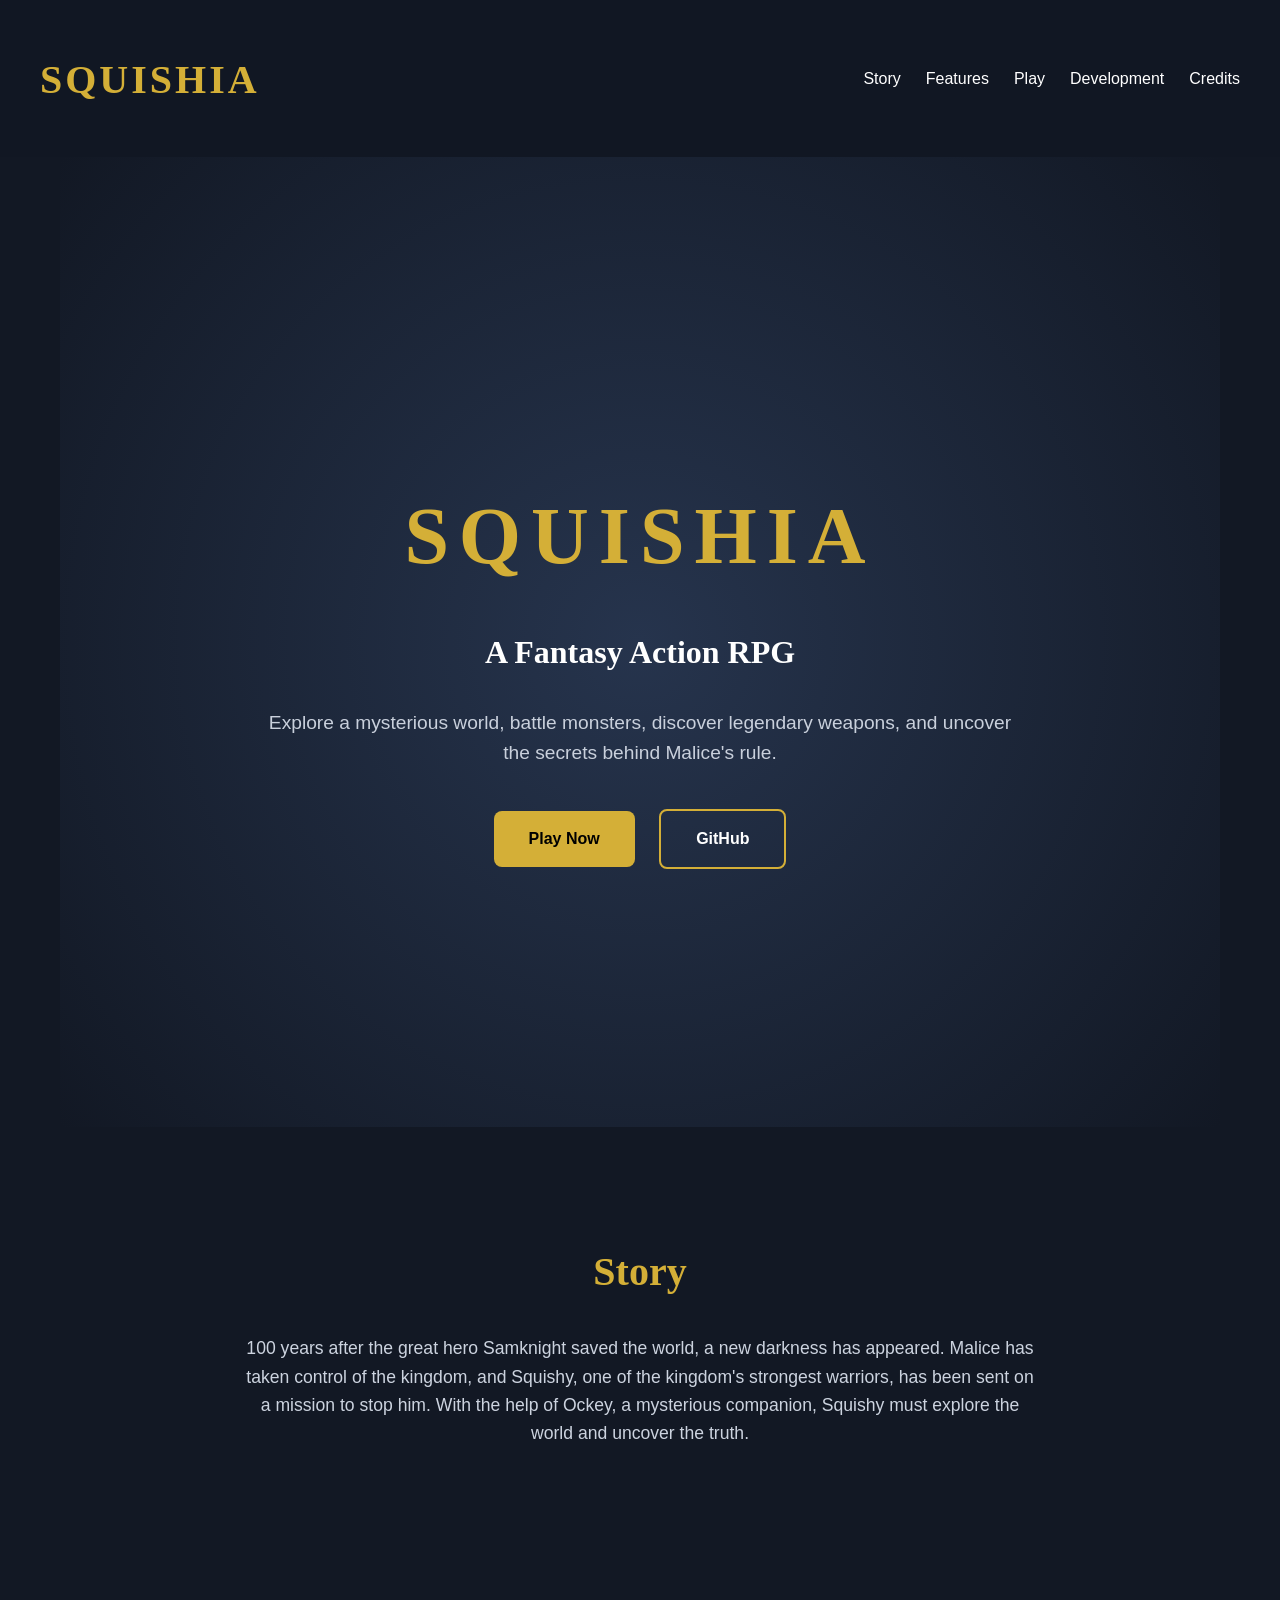
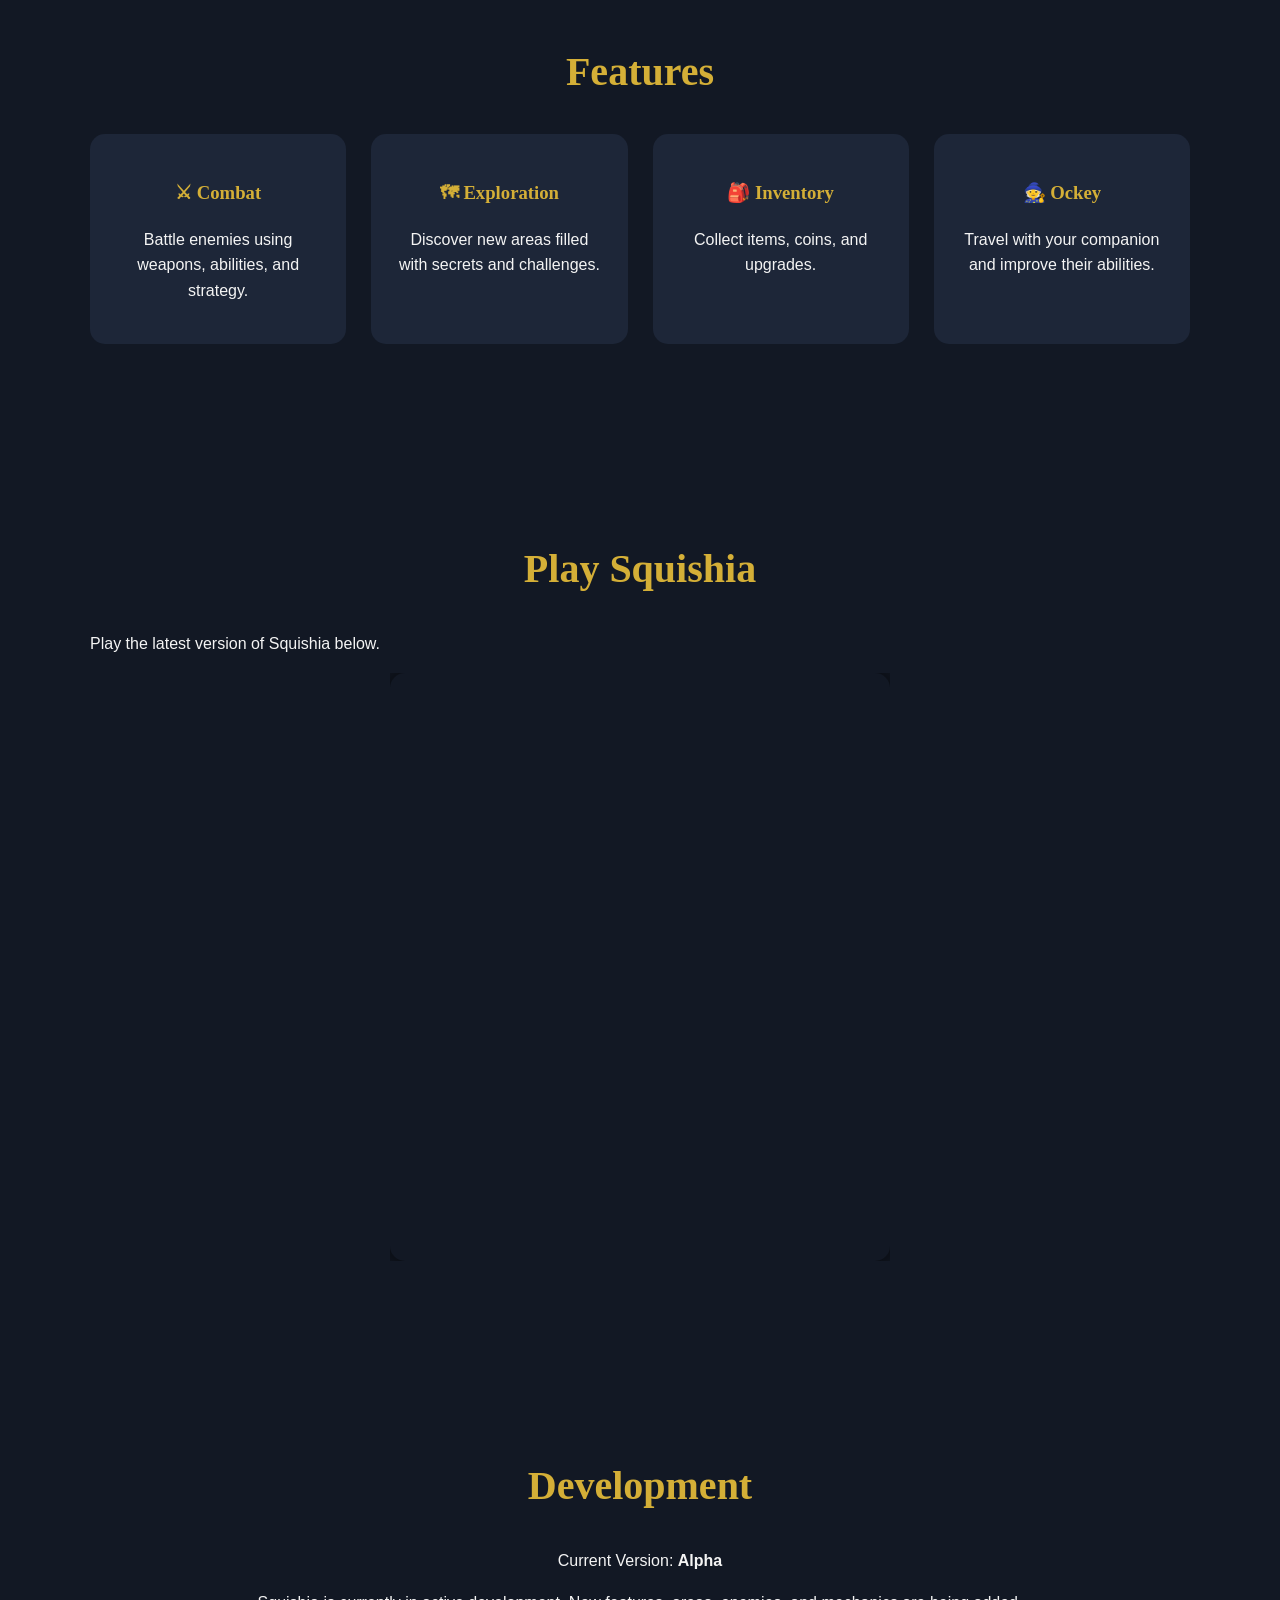
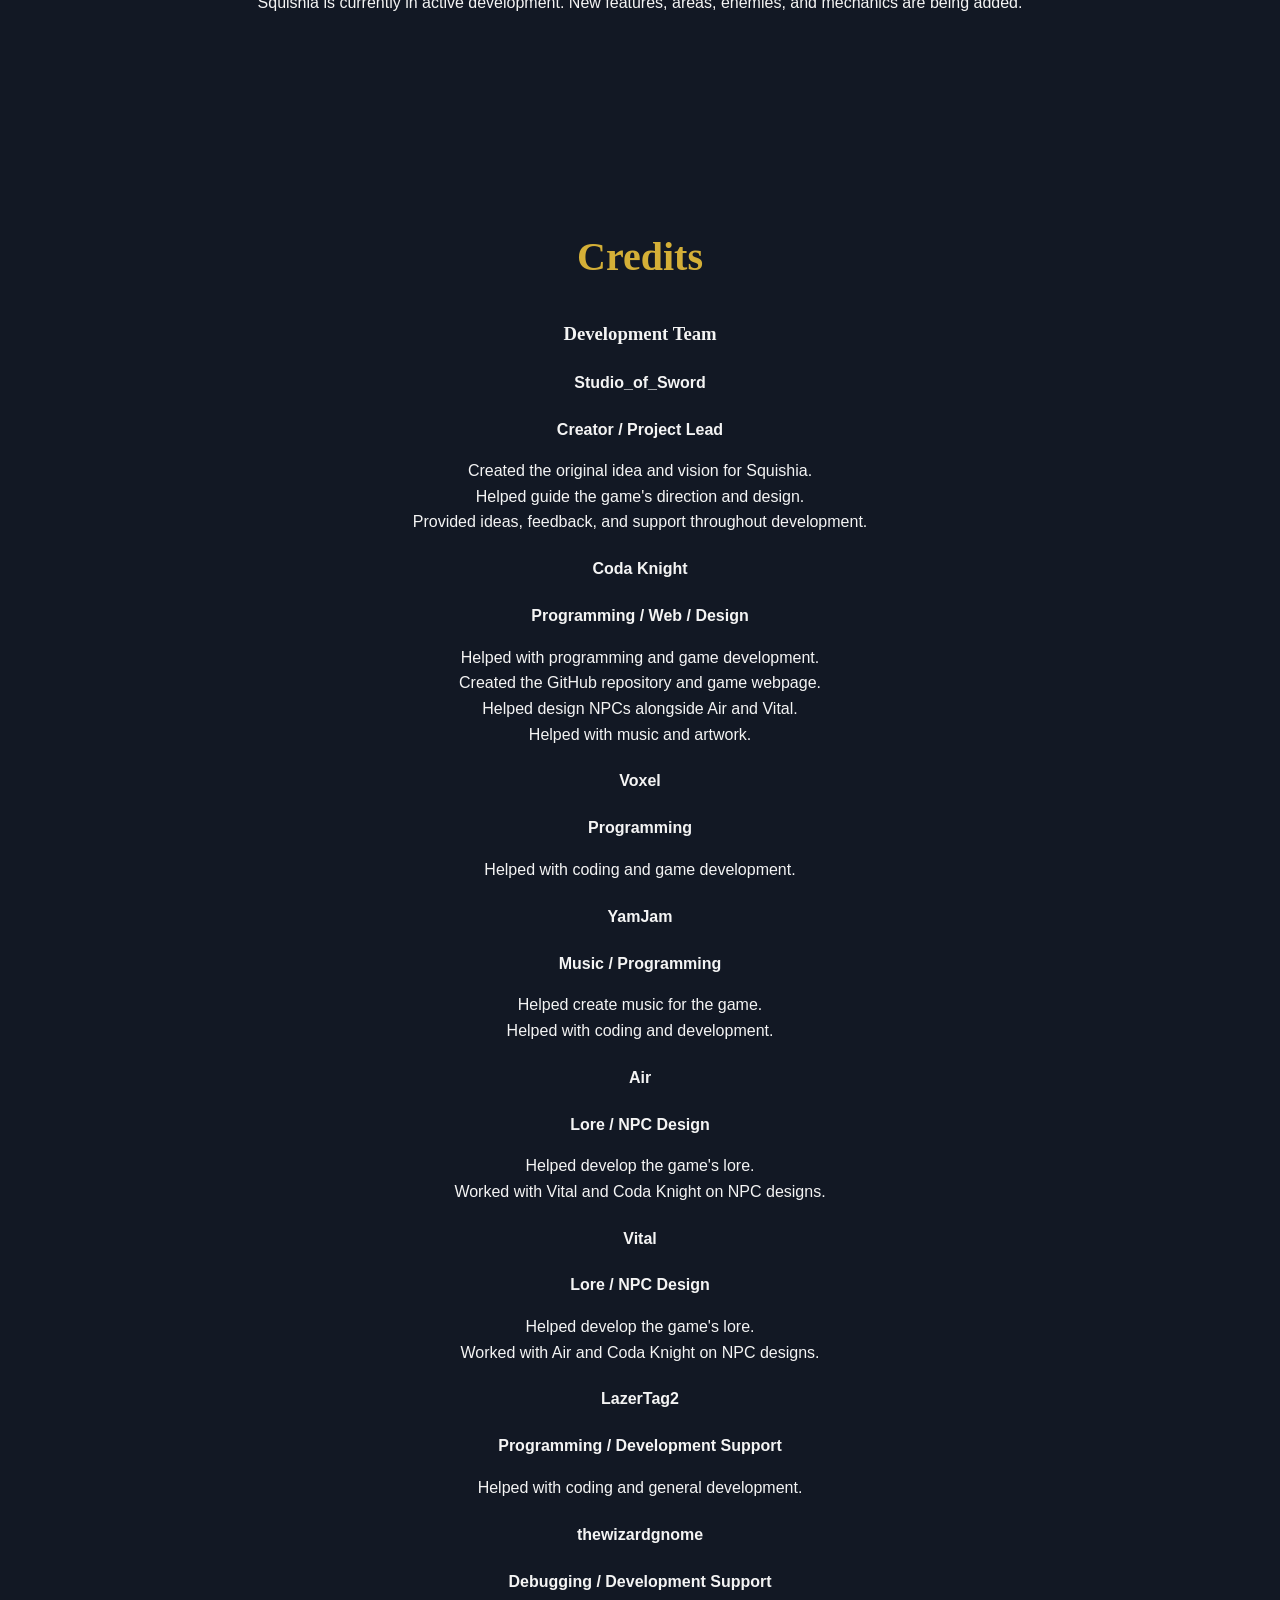
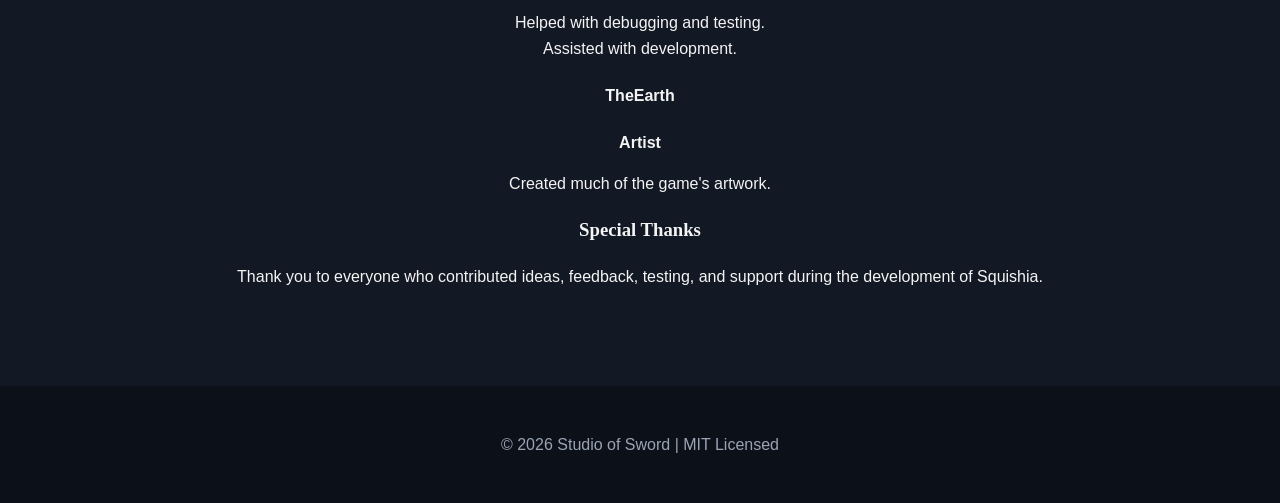
<file: index.html>
<!DOCTYPE html>
<html lang="en">

<head>
    <meta charset="UTF-8">
    <meta name="viewport" content="width=device-width, initial-scale=1.0">
    <meta name="description"
    content="Squishia is a fantasy action RPG created by Studio of Sword. Explore the world, battle monsters, collect items, and uncover the secrets behind Malice.">
    
    <meta name="keywords"
    content="Squishia, RPG, Action RPG, MakeCode Arcade, Studio of Sword, indie game">
    
    <meta name="author"
    content="Studio of Sword">
    
    <meta property="og:title"
    content="Squishia | A Fantasy Action RPG">
    
    <meta property="og:description"
    content="Explore the world of Squishia, battle enemies, and stop Malice.">
    
    <meta property="og:type"
    content="website">
    
    <meta name="theme-color"
    content="#d4af37">
    
    <title>Squishia | A Fantasy Action RPG</title>

    <link rel="stylesheet" href="style.css">
    <link rel="icon" type="image/png" href="assets/Ockey.png">
</head>

<body>

    <header>
        <nav>
            <h2 class="logo">SQUISHIA</h2>

            <ul>
                <li><a href="#story">Story</a></li>
                <li><a href="#features">Features</a></li>
                <li><a href="#play">Play</a></li>
                <li><a href="#development">Development</a></li>
                <li><a href="#credits">Credits</a></li>
            </ul>
        </nav>
    </header>


    <main>

        <!-- Hero -->
        <section class="hero">

            <div class="hero-content">

                <h1>SQUISHIA</h1>

                <h2>A Fantasy Action RPG</h2>

                <p>
                    Explore a mysterious world, battle monsters,
                    discover legendary weapons, and uncover the secrets
                    behind Malice's rule.
                </p>

                <div class="buttons">

                    <a class="button" href="#play">
                        Play Now
                    </a>

                    <a  class="button secondary"
                        href="https://github.com/CrzLe0723/Squishia"
                        target="_blank"
                        rel="noopener noreferrer">
                            GitHub
                    </a>

                </div>

            </div>

        </section>



        <!-- Story -->
        <section id="story">

            <h2>Story</h2>

            <p>
                100 years after the great hero Samknight saved the world,
                a new darkness has appeared.

                Malice has taken control of the kingdom, and Squishy,
                one of the kingdom's strongest warriors, has been sent
                on a mission to stop him.

                With the help of Ockey, a mysterious companion,
                Squishy must explore the world and uncover the truth.
            </p>

        </section>



        <!-- Features -->
        <section id="features">

            <h2>Features</h2>


            <div class="cards">

                <div class="card">
                    <h3>⚔ Combat</h3>
                    <p>
                        Battle enemies using weapons,
                        abilities, and strategy.
                    </p>
                </div>


                <div class="card">
                    <h3>🗺 Exploration</h3>
                    <p>
                        Discover new areas filled with
                        secrets and challenges.
                    </p>
                </div>


                <div class="card">
                    <h3>🎒 Inventory</h3>
                    <p>
                        Collect items, coins,
                        and upgrades.
                    </p>
                </div>


                <div class="card">
                    <h3>🧙 Ockey</h3>
                    <p>
                        Travel with your companion
                        and improve their abilities.
                    </p>
                </div>


            </div>

        </section>




        <!-- Play -->
        <section id="play">

            <h2>Play Squishia</h2>

            <p>
                Play the latest version of Squishia below.
            </p>


            <div class="game-container">
                <div style="position:relative;height:0;padding-bottom:117.6%;overflow:hidden;">
                    <iframe 
                        style="position:absolute;top:0;left:0;width:100%;height:100%;" 
                        src="https://arcade.makecode.com/---run?id=S39749-32272-75795-28980"
                        title="Squishia Game"
                        allowfullscreen="allowfullscreen"
                        sandbox="allow-popups allow-forms allow-scripts allow-same-origin"
                        frameborder="0">
                    </iframe>
                </div>
            </div>


        </section>




        <!-- Development -->
        <section id="development">

            <h2>Development</h2>

            <p>
                Current Version:
                <strong>Alpha</strong>
            </p>

            <p>
                Squishia is currently in active development.
                New features, areas, enemies, and mechanics
                are being added.
            </p>

        </section>



        <!-- Credits -->
        <section id="credits">
            <h2>Credits</h2>
        
            <h3>Development Team</h3>
        
            <div class="credit">
                <h4>Studio_of_Sword</h4>
                <p><b>Creator / Project Lead</b></p>
                <ul>
                    <li>Created the original idea and vision for Squishia.</li>
                    <li>Helped guide the game's direction and design.</li>
                    <li>Provided ideas, feedback, and support throughout development.</li>
                </ul>
            </div>
        
            <div class="credit">
                <h4>Coda Knight</h4>
                <p><b>Programming / Web / Design</b></p>
                <ul>
                    <li>Helped with programming and game development.</li>
                    <li>Created the GitHub repository and game webpage.</li>
                    <li>Helped design NPCs alongside Air and Vital.</li>
                    <li>Helped with music and artwork.</li>
                </ul>
            </div>
        
            <div class="credit">
                <h4>Voxel</h4>
                <p><b>Programming</b></p>
                <ul>
                    <li>Helped with coding and game development.</li>
                </ul>
            </div>
        
            <div class="credit">
                <h4>YamJam</h4>
                <p><b>Music / Programming</b></p>
                <ul>
                    <li>Helped create music for the game.</li>
                    <li>Helped with coding and development.</li>
                </ul>
            </div>
        
            <div class="credit">
                <h4>Air</h4>
                <p><b>Lore / NPC Design</b></p>
                <ul>
                    <li>Helped develop the game's lore.</li>
                    <li>Worked with Vital and Coda Knight on NPC designs.</li>
                </ul>
            </div>
        
            <div class="credit">
                <h4>Vital</h4>
                <p><b>Lore / NPC Design</b></p>
                <ul>
                    <li>Helped develop the game's lore.</li>
                    <li>Worked with Air and Coda Knight on NPC designs.</li>
                </ul>
            </div>
        
            <div class="credit">
                <h4>LazerTag2</h4>
                <p><b>Programming / Development Support</b></p>
                <ul>
                    <li>Helped with coding and general development.</li>
                </ul>
            </div>
        
            <div class="credit">
                <h4>thewizardgnome</h4>
                <p><b>Debugging / Development Support</b></p>
                <ul>
                    <li>Helped with debugging and testing.</li>
                    <li>Assisted with development.</li>
                </ul>
            </div>
        
            <div class="credit">
                <h4>TheEarth</h4>
                <p><b>Artist</b></p>
                <ul>
                    <li>Created much of the game's artwork.</li>
                </ul>
            </div>
        
            <h3>Special Thanks</h3>
            <p>
                Thank you to everyone who contributed ideas, feedback,
                testing, and support during the development of Squishia.
            </p>
        </section>


    </main>



    <footer>

        <p>
            © 2026 Studio of Sword |
            MIT Licensed
        </p>

    </footer>


    <script src="script.js"></script>

</body>

</html>
</file>
<file: style.css>
```cs
/* =========================
   Squishia Website Styling
   ========================= */


/* General */

* {
    box-sizing: border-box;
    scroll-behavior: smooth;
}


body {
    margin: 0;
    background: #121824;
    color: #f4f4f4;
    font-family: "Trebuchet MS", Arial, sans-serif;
    line-height: 1.6;
}


h1,
h2,
h3 {
    font-family: Georgia, serif;
}


h2 {
    color: #d4af37;
    text-align: center;
    font-size: 2.5rem;
    margin-bottom: 30px;
}


section {
    max-width: 1100px;
    margin: auto;
    padding: 80px 30px;
}



/* =========================
   Navigation
   ========================= */


header {
    position: sticky;
    top: 0;
    z-index: 10;
    background: rgba(18, 24, 36, 0.9);
    backdrop-filter: blur(8px);
}


nav {
    max-width: 1200px;
    margin: auto;
    display: flex;
    justify-content: space-between;
    align-items: center;
    padding: 15px 30px;
}


.logo {
    color: #d4af37;
    letter-spacing: 3px;
}


nav ul {
    list-style: none;
    display: flex;
    gap: 25px;
    padding: 0;
}


nav a {
    color: white;
    text-decoration: none;
    transition: 0.3s;
}


nav a:hover {
    color: #d4af37;
}



/* =========================
   Hero
   ========================= */


.hero {

    min-height: 90vh;

    display: flex;
    justify-content: center;
    align-items: center;

    text-align: center;

    background:
        radial-gradient(
            circle,
            #26344d,
            #121824
        );

}


.hero-content {
    max-width: 750px;
}


.hero h1 {

    font-size: 5rem;

    color: #d4af37;

    letter-spacing: 10px;

    margin-bottom: 10px;

}


.hero h2 {

    color: white;

    font-size: 2rem;

}


.hero p {

    font-size: 1.2rem;

    color: #c9d0dc;

}



/* Buttons */


.buttons {

    margin-top: 30px;

}


.button {

    display: inline-block;

    padding: 15px 35px;

    margin: 10px;

    background: #d4af37;

    color: black;

    text-decoration: none;

    border-radius: 8px;

    font-weight: bold;

    transition: 0.3s;

}


.button:hover {

    transform: translateY(-5px);

}


.secondary {

    background: transparent;

    color: white;

    border: 2px solid #d4af37;

}



/* =========================
   Story
   ========================= */


#story p {

    max-width: 800px;

    margin: auto;

    text-align: center;

    color: #ccd3df;

    font-size: 1.1rem;

}



/* =========================
   Feature Cards
   ========================= */


.cards {

    display: grid;

    grid-template-columns: repeat(
        auto-fit,
        minmax(220px, 1fr)
    );

    gap: 25px;

}



.card {

    background: #1d2638;

    padding: 25px;

    border-radius: 15px;

    text-align: center;

    transition: 0.3s;

}


.card:hover {

    transform: translateY(-8px);

}


.card h3 {

    color: #d4af37;

}



/* =========================
   Game
   ========================= */


.game-container {
    width: 100%;
    max-width: 500px;
    margin: auto;
}



.game-container iframe {

    width: 100%;

    max-width: 900px;

    height: 600px;

    border: none;

    border-radius: 15px;

    box-shadow: 0 0 30px black;

}



/* =========================
   Development / Credits
   ========================= */


#development,
#credits {

    text-align: center;

}



#credits ul {

    list-style: none;

    padding: 0;

}



/* =========================
   Footer
   ========================= */


footer {

    text-align: center;

    padding: 30px;

    background: #0c1018;

    color: #9aa4b5;

}



/* =========================
   Mobile
   ========================= */


@media(max-width:700px) {


    nav {

        flex-direction: column;

    }


    nav ul {

        flex-wrap: wrap;

        justify-content: center;

    }


    .hero h1 {

        font-size: 3rem;

    }


}


```
</file>
